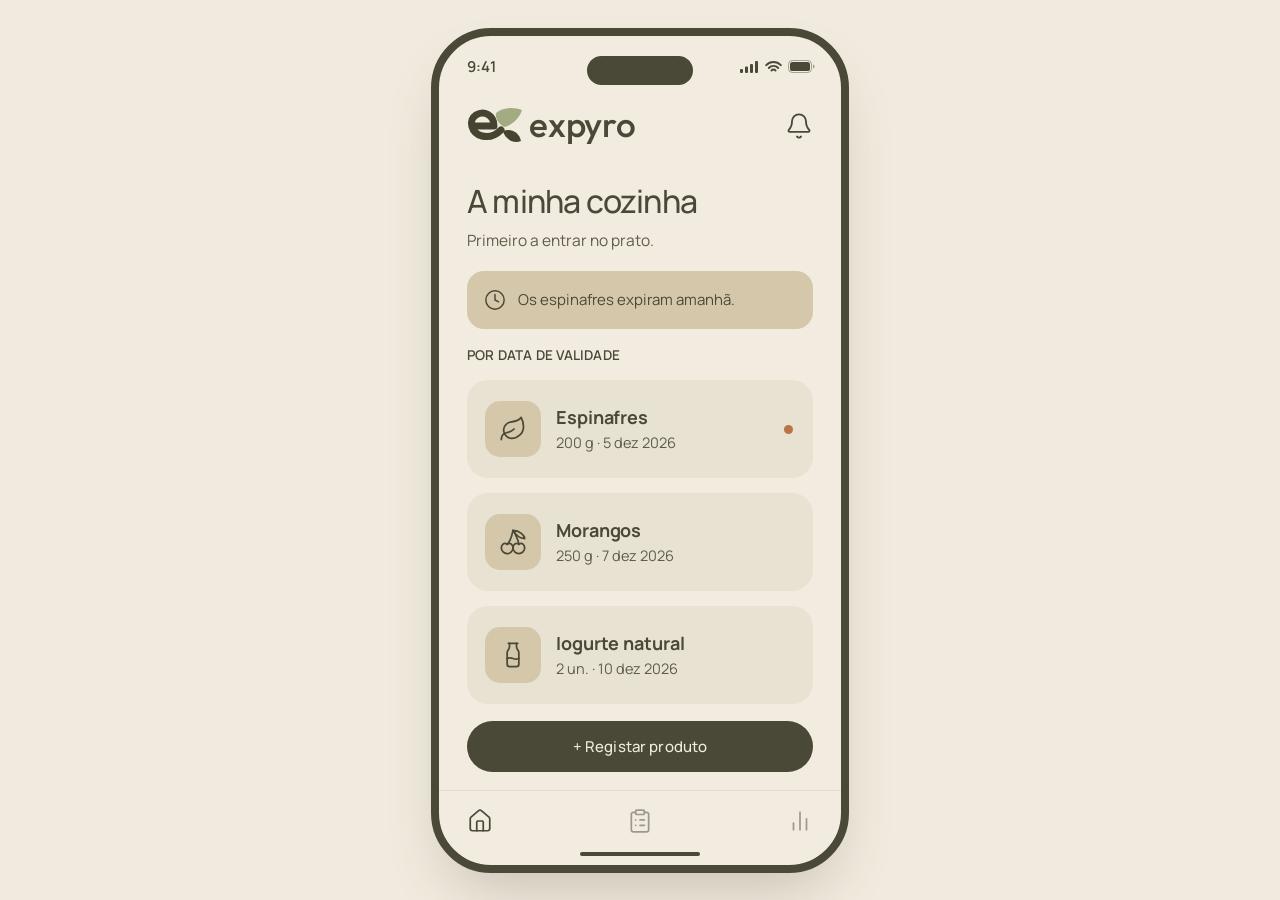
<file: index2.html>
<!DOCTYPE html>
<html lang="pt-PT">
<head>
<meta charset="UTF-8">
<meta name="viewport" content="width=device-width, initial-scale=1.0, viewport-fit=cover">
<meta name="theme-color" content="#f2ebdf">
<title>Expyro</title>
<link rel="preconnect" href="https://fonts.googleapis.com">
<link rel="preconnect" href="https://fonts.gstatic.com" crossorigin>
<link href="https://fonts.googleapis.com/css2?family=Manrope:wght@400;500;600;700;800&family=Outfit:wght@500&display=swap" rel="stylesheet">
<style>
  :root{
    --page:#f1eade;
    --bg:#f2ebdf;
    --ink:#4a4937;
    --ink-2:#5f5d49;
    --card:#e8e2d3;
    --tan:#d5c8aa;
    --line:#e3dccd;
    --dot:#b87444;
    --leaf:#a3ab82;
  }
  *{box-sizing:border-box;margin:0;padding:0;-webkit-tap-highlight-color:transparent}
  html,body{height:100%}
  body{
    background:var(--page);
    font-family:'Manrope',system-ui,-apple-system,'Segoe UI',sans-serif;
    color:var(--ink);
    -webkit-font-smoothing:antialiased;
  }
  button{font-family:inherit;color:inherit;background:none;border:0;cursor:pointer}
  svg{display:block;flex-shrink:0}

  /* ---------- Palco / moldura do telemóvel ---------- */
  .stage{min-height:100%;display:flex;align-items:center;justify-content:center;padding:16px}
  .phone-wrap{width:calc(418px * var(--s,1));height:calc(845px * var(--s,1));flex-shrink:0}
  .phone{
    width:418px;height:845px;
    transform:scale(var(--s,1));transform-origin:top left;
    position:relative;display:flex;flex-direction:column;overflow:hidden;
    background:var(--bg);
    border:8px solid var(--ink);
    border-radius:60px;
    box-shadow:0 30px 60px -20px rgba(74,73,55,.28);
  }
  .statusbar{height:56px;flex-shrink:0;display:flex;align-items:center;justify-content:space-between;padding:6px 26px 0 28px;position:relative;font-weight:600;font-size:15px;letter-spacing:.01em}
  .island{position:absolute;left:50%;top:20px;transform:translateX(-50%);width:106px;height:29px;border-radius:20px;background:var(--ink)}
  .status-icons{display:flex;align-items:center;gap:6px}

  /* ---------- Cabeçalho ---------- */
  .top{display:flex;align-items:center;justify-content:space-between;padding:6px 28px 0 28px;height:62px;flex-shrink:0}
  .logo{display:flex;align-items:center;gap:6px;margin-left:-4px;padding:0}
  .logo-word{font-family:'Outfit','Manrope',sans-serif;font-weight:500;font-size:35px;letter-spacing:-.005em;line-height:1;transform:translateY(-1px)}
  .bell{position:relative;width:40px;height:40px;display:flex;align-items:center;justify-content:center;margin-right:-6px}
  .bell .dot{position:absolute;top:7px;right:8px;width:9px;height:9px;border-radius:50%;background:var(--dot);border:2px solid var(--bg)}

  /* ---------- Conteúdo ---------- */
  .view{flex:1;overflow-y:auto;padding:29px 28px 20px;scrollbar-width:none}
  .view::-webkit-scrollbar{display:none}
  .title{font-size:32px;font-weight:500;letter-spacing:-.025em;line-height:1.15}
  .sub{font-size:15.5px;font-weight:400;color:var(--ink-2);margin-top:11px;line-height:1.4}
  .label{font-size:13.5px;font-weight:600;letter-spacing:.015em;text-transform:uppercase;line-height:1.2}
  .label-row{display:flex;align-items:center;justify-content:space-between;margin:18px 0 17px}
  .label-row.tight{margin-top:19px}
  .link{font-size:13.5px;font-weight:600;display:flex;align-items:center;gap:4px;padding:6px 0 6px 12px}

  .banner{margin-top:19px;background:var(--tan);border-radius:17px;height:58px;padding:0 17px;display:flex;align-items:center;gap:12px;font-size:15px;color:var(--ink)}

  .list{display:flex;flex-direction:column;gap:15px}
  .card{background:var(--card);border-radius:21px;padding:21px 18px;display:flex;align-items:center;gap:15px;text-align:left;width:100%;min-height:98px}
  button.card{transition:transform .12s ease}
  button.card:active{transform:scale(.985)}
  .tile{width:56px;height:56px;border-radius:15px;background:var(--tan);display:flex;align-items:center;justify-content:center;flex-shrink:0}
  .card-body{flex:1;min-width:0}
  .card-name{font-size:18px;font-weight:700;letter-spacing:-.005em;line-height:1.25;white-space:nowrap;overflow:hidden;text-overflow:ellipsis}
  .card-meta{font-size:14.5px;color:var(--ink-2);margin-top:5px;line-height:1.3}
  .urgent-dot{width:9px;height:9px;border-radius:50%;background:var(--dot);flex-shrink:0;margin-right:2px}

  .hero{margin-top:19px;background:var(--tan);border-radius:26px;padding:24px 22px 23px}
  .hero-name{font-size:24px;font-weight:600;letter-spacing:-.015em;margin-top:18px;line-height:1.25}
  .hero-date{font-size:15.5px;margin-top:14px;color:var(--ink);line-height:1.4}
  .hero-actions{display:flex;gap:10px;margin-top:16px;flex-wrap:wrap}
  .pill{height:40px;padding:0 15px;border:1.5px solid var(--ink);border-radius:999px;font-size:14.5px;font-weight:500;transition:background .15s,color .15s}
  .pill:hover,.pill:active{background:var(--ink);color:var(--bg)}
  .pill.sm{height:34px;padding:0 13px;font-size:13px}
  .records{display:flex;flex-direction:column;gap:16px}

  .shop{display:flex;flex-direction:column;gap:20px}
  .shop-item{background:var(--card);border-radius:18px;min-height:61px;display:flex;align-items:center}
  .shop-main{flex:1;display:flex;align-items:center;gap:16px;padding:0 20px;min-height:61px;text-align:left}
  .cb{width:23px;height:23px;border:1.5px solid var(--ink);border-radius:7px;display:flex;align-items:center;justify-content:center;flex-shrink:0;background:transparent;transition:background .15s}
  .shop-text{font-size:16px;font-weight:400}
  .shop-item.done .cb{background:var(--ink);color:var(--bg)}
  .shop-item.done .shop-text{text-decoration:line-through;opacity:.5}
  .shop-item .x{padding:0 18px 0 6px;height:61px;opacity:.6}

  .tip{margin-top:19px;background:var(--tan);border-radius:25px;padding:22px 21px 24px}
  .tip h3{font-size:18px;font-weight:700;margin-top:17px;letter-spacing:-.005em;line-height:1.3}
  .tip p{font-size:15.5px;line-height:1.45;margin-top:14px;color:var(--ink-2)}

  .empty{background:var(--card);border-radius:21px;padding:28px 22px;text-align:center;font-size:15px;color:var(--ink-2);line-height:1.5}
  .empty strong{display:block;color:var(--ink);font-size:17px;margin-bottom:4px}

  /* ---------- Botão principal + navegação ---------- */
  .cta{padding:0 28px 18px;flex-shrink:0}
  .cta[hidden]{display:none}
  .btn-dark{width:100%;height:51px;border-radius:999px;background:var(--ink);color:var(--bg);font-size:15px;font-weight:500;letter-spacing:.01em;transition:transform .12s}
  .btn-dark:active{transform:scale(.985)}
  .tabbar{flex-shrink:0;height:75px;border-top:1px solid var(--line);padding:0 28px;display:flex;justify-content:space-between;align-items:flex-start;position:relative}
  .tab{width:44px;height:62px;margin:0 -9px;display:flex;align-items:center;justify-content:center;padding-bottom:1px;opacity:.5;transition:opacity .15s}
  .tab[aria-current="page"]{opacity:1}
  .home-ind{position:absolute;left:50%;bottom:9px;transform:translateX(-50%);width:120px;height:4px;border-radius:3px;background:var(--ink)}

  /* ---------- Folhas (modais) e aviso ---------- */
  .sheet-wrap{position:absolute;inset:0;z-index:30;display:flex;align-items:flex-end;background:rgba(74,73,55,.34);animation:fade .2s ease-out}
  .sheet{width:100%;max-height:90%;overflow-y:auto;background:var(--bg);border-radius:32px 32px 0 0;padding:12px 28px 40px;animation:up .26s cubic-bezier(.2,.8,.2,1);scrollbar-width:none}
  .sheet::-webkit-scrollbar{display:none}
  .grab{width:40px;height:4px;border-radius:3px;background:#cfc7b3;margin:0 auto 18px}
  .sheet h2{font-size:24px;font-weight:600;letter-spacing:-.02em;line-height:1.2}
  .sheet .lead{font-size:14.5px;color:var(--ink-2);margin-top:6px;line-height:1.4}
  .sheet .actions{display:flex;gap:10px;margin-top:22px}
  .sheet .actions>*{flex:1}
  .btn-ghost{height:51px;border:1.5px solid var(--ink);border-radius:999px;font-size:15px;font-weight:500}
  .btn-ghost:hover{background:rgba(74,73,55,.07)}
  .scan{width:100%;margin-top:18px;height:46px;border:1.5px dashed var(--ink);border-radius:999px;font-size:14px;font-weight:500;display:flex;align-items:center;justify-content:center;gap:8px}
  form .field{margin-top:14px}
  form label{display:block;font-size:12px;font-weight:600;letter-spacing:.04em;text-transform:uppercase;margin:0 0 7px 2px}
  form input,form select{width:100%;height:50px;border:0;border-radius:15px;background:var(--card);padding:0 16px;font:500 15.5px 'Manrope',sans-serif;color:var(--ink);outline:none;appearance:none;-webkit-appearance:none;color-scheme:light}
  form input:focus,form select:focus{box-shadow:0 0 0 2px var(--ink)}
  form input::placeholder{color:#8d8a74;font-weight:400}
  form select{background-image:url("data:image/svg+xml,%3Csvg xmlns='http://www.w3.org/2000/svg' width='16' height='16' viewBox='0 0 24 24' fill='none' stroke='%234a4937' stroke-width='2' stroke-linecap='round' stroke-linejoin='round'%3E%3Cpath d='m6 9 6 6 6-6'/%3E%3C/svg%3E");background-repeat:no-repeat;background-position:right 14px center;padding-right:38px}
  form .row{display:grid;grid-template-columns:1fr 1fr;gap:12px}
  form .btn-dark{margin-top:22px}
  .alert-list{display:flex;flex-direction:column;gap:12px;margin-top:18px}
  .alert{background:var(--card);border-radius:18px;padding:15px 16px}
  .alert b{display:block;font-size:16px;font-weight:700}
  .alert span{display:block;font-size:13.5px;color:var(--ink-2);margin:3px 0 12px}
  .alert .btns{display:flex;gap:8px}
  .team{display:flex;flex-direction:column;gap:10px;margin-top:16px}
  .team li{list-style:none;background:var(--card);border-radius:15px;padding:13px 16px;display:flex;justify-content:space-between;gap:10px;font-size:14px}
  .team li b{font-weight:700}
  .team li span{color:var(--ink-2)}
  .toast{position:absolute;left:28px;right:28px;bottom:94px;z-index:40;background:var(--ink);color:var(--bg);font-size:14px;font-weight:500;padding:13px 18px;border-radius:999px;text-align:center;opacity:0;transform:translateY(10px);transition:opacity .25s,transform .25s;pointer-events:none}
  .toast.show{opacity:1;transform:none}
  @keyframes fade{from{opacity:0}to{opacity:1}}
  @keyframes up{from{transform:translateY(100%)}to{transform:none}}

  /* ---------- Telemóvel real: ocupa o ecrã inteiro, sem moldura ---------- */
  body.is-mobile .stage{padding:0;display:block}
  body.is-mobile .phone-wrap{width:100%;height:100dvh}
  body.is-mobile .phone{width:100vw;height:100dvh;transform:none;border:0;border-radius:0;box-shadow:none}
  body.is-mobile .statusbar,body.is-mobile .home-ind{display:none}
  body.is-mobile .top{height:auto;padding-top:max(env(safe-area-inset-top),14px);padding-bottom:6px}
  body.is-mobile .tabbar{height:calc(62px + max(env(safe-area-inset-bottom),8px))}
  body.is-mobile .view,body.is-mobile .cta,body.is-mobile .top,body.is-mobile .tabbar{padding-left:max(24px,env(safe-area-inset-left));padding-right:max(24px,env(safe-area-inset-right))}
  body.is-mobile .cta{padding-bottom:14px}
</style>
</head>
<body>
<div class="stage">
  <div class="phone-wrap" id="wrap">
    <div class="phone" id="phone">

      <div class="statusbar" aria-hidden="true">
        <span>9:41</span>
        <div class="island"></div>
        <div class="status-icons">
          <svg width="19" height="12" viewBox="0 0 19 12" fill="currentColor"><rect x="0" y="8" width="3" height="4" rx="1"/><rect x="5" y="5.5" width="3" height="6.5" rx="1"/><rect x="10" y="3" width="3" height="9" rx="1"/><rect x="15" y="0" width="3" height="12" rx="1"/></svg>
          <svg width="17" height="12" viewBox="0 0 17 12" fill="none" stroke="currentColor" stroke-width="1.9" stroke-linecap="round"><path d="M1.2 4.2a10 10 0 0 1 14.6 0"/><path d="M3.8 7a6.3 6.3 0 0 1 9.4 0"/><path d="M6.4 9.6a2.6 2.6 0 0 1 4.2 0" /></svg>
          <svg width="27" height="13" viewBox="0 0 27 13" fill="none"><rect x=".5" y=".5" width="23" height="12" rx="3.8" stroke="currentColor" opacity=".45"/><rect x="2" y="2" width="20" height="9" rx="2.6" fill="currentColor"/><path d="M25 4.5v4c.8-.3 1.5-1.1 1.5-2s-.7-1.7-1.5-2Z" fill="currentColor" opacity=".5"/></svg>
        </div>
      </div>

      <header class="top">
        <button class="logo" onclick="openAbout()" aria-label="Expyro — sobre o projeto">
          <svg width="60" height="44" viewBox="0 0 60 44" fill="none" aria-hidden="true">
            <path d="M33 9C41 3 51 3 59 6C56 15 49 21 41 23C36 20 32 15 33 9Z" fill="#a3ab82"/>
            <path d="M9 22H31C31 11 21 6 13 11C5 16 8 29 19 32C27 34 34 30 38 26" stroke="#464430" stroke-width="7" stroke-linecap="round" stroke-linejoin="round"/>
            <path d="M40 27C48 24 56 28 58 37C50 40 42 35 40 27Z" fill="#464430"/>
          </svg>
          <span class="logo-word">expyro</span>
        </button>
        <button class="bell" id="bell" onclick="openAlerts()" aria-label="Alertas de validade"></button>
      </header>

      <main class="view" id="view"></main>
      <div class="cta" id="cta"></div>

      <nav class="tabbar" aria-label="Navegação principal">
        <button class="tab" id="tab-cozinha"  onclick="go('cozinha')"  aria-label="A minha cozinha"></button>
        <button class="tab" id="tab-consumo"  onclick="go('consumo')"  aria-label="O meu consumo"></button>
        <button class="tab" id="tab-compras"  onclick="go('compras')"  aria-label="Próximas compras"></button>
        <div class="home-ind"></div>
      </nav>

      <div class="toast" id="toast" role="status" aria-live="polite"></div>
      <div id="sheet-root"></div>
    </div>
  </div>
</div>

<script>
/* ============ Utilitários ============ */
const $ = s => document.querySelector(s);
const esc = s => String(s).replace(/[&<>"']/g, c => ({'&':'&amp;','<':'&lt;','>':'&gt;','"':'&quot;',"'":'&#39;'}[c]));
const MONTHS = ['jan','fev','mar','abr','mai','jun','jul','ago','set','out','nov','dez'];
const pad = n => String(n).padStart(2,'0');
let _uid = Date.now();
const uid = () => ++_uid;

function iso(offset){
  const d = new Date(); d.setDate(d.getDate() + offset);
  return `${d.getFullYear()}-${pad(d.getMonth()+1)}-${pad(d.getDate())}`;
}
function parts(s){ const [y,m,d] = s.split('-').map(Number); return {y,m,d}; }
const fmtFull  = s => { const {y,m,d} = parts(s); return `${d} ${MONTHS[m-1]} ${y}`; };
const fmtShort = s => { const {m,d} = parts(s); return `${d} ${MONTHS[m-1]}`; };
function daysLeft(s){
  const t = new Date(); t.setHours(0,0,0,0);
  const {y,m,d} = parts(s);
  return Math.round((new Date(y,m-1,d) - t) / 86400000);
}
const lcFirst = s => s.charAt(0).toLowerCase() + s.slice(1);
const ucFirst = s => s.charAt(0).toUpperCase() + s.slice(1);

/* ============ Ícones (traço fino, 24×24) ============ */
const ICON = {
  bell:'<path d="M10.268 21a2 2 0 0 0 3.464 0"/><path d="M3.262 15.326A1 1 0 0 0 4 17h16a1 1 0 0 0 .74-1.673C19.41 13.956 18 12.499 18 8A6 6 0 0 0 6 8c0 4.499-1.411 5.956-2.738 7.326"/>',
  clock:'<circle cx="12" cy="12" r="10"/><path d="M12 6v6l4 2"/>',
  leaf:'<path d="M11 20A7 7 0 0 1 9.8 6.1C15.5 5 17 4.48 19 2c1 2 2 4.18 2 8 0 5.5-4.78 10-10 10Z"/><path d="M2 21c0-3 1.85-5.36 5.08-6C9.5 14.52 12 13 13 12"/>',
  cherry:'<path d="M2 17a5 5 0 0 0 10 0c0-2.76-2.5-5-5-3-2.5-2-5 .24-5 3Z"/><path d="M12 17a5 5 0 0 0 10 0c0-2.76-2.5-5-5-3-2.5-2-5 .24-5 3Z"/><path d="M7 14c3.22-2.91 4.29-8.75 5-12 1.66 2.38 4.94 9 5 12"/><path d="M22 9c-4.29 0-7.14-2.33-10-7 5.71 0 10 4.67 10 7Z"/>',
  milk:'<path d="M8 2h8"/><path d="M9 2v2.789a4 4 0 0 1-.672 2.219l-.656.984A4 4 0 0 0 7 10.212V20a2 2 0 0 0 2 2h6a2 2 0 0 0 2-2v-9.789a4 4 0 0 0-.672-2.219l-.656-.984A4 4 0 0 1 15 4.788V2"/><path d="M7 15a6.472 6.472 0 0 1 5 0 6.47 6.47 0 0 0 5 0"/>',
  apple:'<path d="M12 20.94c1.5 0 2.75 1.06 4 1.06 3 0 6-8 6-12.22A4.91 4.91 0 0 0 17 5c-2.22 0-4 1.44-5 2-1-.56-2.78-2-5-2a4.9 4.9 0 0 0-5 4.78C2 14 5 22 8 22c1.25 0 2.5-1.06 4-1.06Z"/><path d="M10 2c1 .5 2 2 2 5"/>',
  drumstick:'<path d="M15.4 15.63a7.875 6 135 1 1 6.23-6.23 4.5 3.43 135 0 0-6.23 6.23"/><path d="m8.29 12.71-2.6 2.6a2.5 2.5 0 1 0-1.65 4.65A2.5 2.5 0 1 0 8.7 18.3l2.59-2.59"/>',
  wheat:'<path d="M2 22 16 8"/><path d="M3.47 12.53 5 11l1.53 1.53a3.5 3.5 0 0 1 0 4.94L5 19l-1.53-1.53a3.5 3.5 0 0 1 0-4.94Z"/><path d="M7.47 8.53 9 7l1.53 1.53a3.5 3.5 0 0 1 0 4.94L9 15l-1.53-1.53a3.5 3.5 0 0 1 0-4.94Z"/><path d="M11.47 4.53 13 3l1.53 1.53a3.5 3.5 0 0 1 0 4.94L13 11l-1.53-1.53a3.5 3.5 0 0 1 0-4.94Z"/><path d="M20 2h2v2a4 4 0 0 1-4 4h-2V6a4 4 0 0 1 4-4Z"/><path d="M11.47 17.47 13 19l-1.53 1.53a3.5 3.5 0 0 1-4.94 0L5 19l1.53-1.53a3.5 3.5 0 0 1 4.94 0Z"/><path d="M15.47 13.47 17 15l-1.53 1.53a3.5 3.5 0 0 1-4.94 0L9 15l1.53-1.53a3.5 3.5 0 0 1 4.94 0Z"/><path d="M19.47 9.47 21 11l-1.53 1.53a3.5 3.5 0 0 1-4.94 0L13 11l1.53-1.53a3.5 3.5 0 0 1 4.94 0Z"/>',
  package:'<path d="m7.5 4.27 9 5.15"/><path d="M21 8a2 2 0 0 0-1-1.73l-7-4a2 2 0 0 0-2 0l-7 4A2 2 0 0 0 3 8v8a2 2 0 0 0 1 1.73l7 4a2 2 0 0 0 2 0l7-4A2 2 0 0 0 21 16Z"/><path d="m3.3 7 8.7 5 8.7-5"/><path d="M12 22V12"/>',
  house:'<path d="M15 21v-8a1 1 0 0 0-1-1h-4a1 1 0 0 0-1 1v8"/><path d="M3 10a2 2 0 0 1 .709-1.528l7-5.999a2 2 0 0 1 2.582 0l7 5.999A2 2 0 0 1 21 10v9a2 2 0 0 1-2 2H5a2 2 0 0 1-2-2z"/>',
  clipboard:'<rect width="8" height="4" x="8" y="2" rx="1" ry="1"/><path d="M16 4h2a2 2 0 0 1 2 2v14a2 2 0 0 1-2 2H6a2 2 0 0 1-2-2V6a2 2 0 0 1 2-2h2"/><path d="M12 11h4"/><path d="M12 16h4"/><path d="M8 11h.01"/><path d="M8 16h.01"/>',
  chart:'<path d="M18 20V10"/><path d="M12 20V4"/><path d="M6 20v-6"/>',
  sparkles:'<path d="M9.937 15.5A2 2 0 0 0 8.5 14.063l-6.135-1.582a.5.5 0 0 1 0-.962L8.5 9.936A2 2 0 0 0 9.937 8.5l1.582-6.135a.5.5 0 0 1 .963 0L14.063 8.5A2 2 0 0 0 15.5 9.937l6.135 1.581a.5.5 0 0 1 0 .964L15.5 14.063a2 2 0 0 0-1.437 1.437l-1.582 6.135a.5.5 0 0 1-.963 0z"/><path d="M20 3v4"/><path d="M22 5h-4"/><path d="M4 17v2"/><path d="M5 18H3"/>',
  check:'<path d="M20 6 9 17l-5-5"/>',
  x:'<path d="M18 6 6 18"/><path d="m6 6 12 12"/>',
  plus:'<path d="M5 12h14"/><path d="M12 5v14"/>',
  scan:'<path d="M3 7V5a2 2 0 0 1 2-2h2"/><path d="M17 3h2a2 2 0 0 1 2 2v2"/><path d="M21 17v2a2 2 0 0 1-2 2h-2"/><path d="M7 21H5a2 2 0 0 1-2-2v-2"/><path d="M8 7v10"/><path d="M12 7v10"/><path d="M16 7v10"/>'
};
const ic = (n, s = 24, w = 1.6) =>
  `<svg width="${s}" height="${s}" viewBox="0 0 24 24" fill="none" stroke="currentColor" stroke-width="${w}" stroke-linecap="round" stroke-linejoin="round" aria-hidden="true">${ICON[n]}</svg>`;

function iconFor(name, category){
  const n = name.toLowerCase();
  if (/morang|cereja|uva|framboes|mirtilo/.test(n)) return 'cherry';
  if (/ma[cç][aã]|pera|pêra/.test(n)) return 'apple';
  switch (category) {
    case 'Laticínios': return 'milk';
    case 'Frutas e Legumes': return 'leaf';
    case 'Carne e Peixe': return 'drumstick';
    case 'Padaria':
    case 'Mercearia': return 'wheat';
    default: return 'package';
  }
}

/* ============ Dados iniciais (datas relativas a hoje) ============ */
const seed = () => ({
  products: [
    { id:1, name:'Espinafres',      art:'Os', plural:true,  category:'Frutas e Legumes', location:'Frigorífico', qty:'200 g',  expiry:iso(1) },
    { id:2, name:'Morangos',        art:'Os', plural:true,  category:'Frutas e Legumes', location:'Frigorífico', qty:'250 g',  expiry:iso(3) },
    { id:3, name:'Iogurte natural', art:'O',  plural:false, category:'Laticínios',       location:'Frigorífico', qty:'2 un.',  expiry:iso(6) }
  ],
  records: [
    { id:11, name:'Maçãs',  category:'Frutas e Legumes', kind:'consumed', date:iso(-1) },
    { id:12, name:'Alface', category:'Frutas e Legumes', kind:'wasted',   date:iso(-3) }
  ],
  shopping: [
    { id:21, name:'Maçãs',           qty:'4 un.', checked:false },
    { id:22, name:'Ovos',            qty:'6 un.', checked:false },
    { id:23, name:'Iogurte natural', qty:'2 un.', checked:false }
  ],
  waste: [ { name:'Espinafres', count:2 }, { name:'Alface', count:1 } ]
});

let S = Object.assign(seed(), { tab:'cozinha', selectedId:null, pending:null, sheet:null });

/* ============ Ecrã 1 — A minha cozinha ============ */
const sortedProducts = () => [...S.products].sort((a,b) => a.expiry.localeCompare(b.expiry));

function bannerHTML(){
  const first = sortedProducts()[0];
  if (!first || daysLeft(first.expiry) > 2) {
    return `<div class="banner">${ic('leaf',22)}<span>Nada a expirar nos próximos dias.</span></div>`;
  }
  const d = daysLeft(first.expiry);
  const subject = first.art ? `${first.art} ${lcFirst(first.name)}` : ucFirst(first.name);
  const plural = first.plural;
  let verb, when;
  if (d < 0)      { verb = plural ? 'expiraram' : 'expirou'; when = ` há ${-d} dia${-d > 1 ? 's' : ''}`; }
  else if (d === 0){ verb = plural ? 'expiram' : 'expira';   when = ' hoje'; }
  else if (d === 1){ verb = plural ? 'expiram' : 'expira';   when = ' amanhã'; }
  else             { verb = plural ? 'expiram' : 'expira';   when = ` em ${d} dias`; }
  return `<div class="banner">${ic('clock',22)}<span>${esc(subject)} ${verb}${when}.</span></div>`;
}

function viewKitchen(){
  const items = sortedProducts();
  return `
    <h1 class="title">A minha cozinha</h1>
    <p class="sub">Primeiro a entrar no prato.</p>
    ${bannerHTML()}
    <div class="label-row"><h2 class="label">Por data de validade</h2></div>
    <div class="list">
      ${items.length ? items.map(p => `
        <button class="card" onclick="openProduct(${p.id})">
          <div class="tile">${ic(iconFor(p.name,p.category),28,1.5)}</div>
          <div class="card-body">
            <div class="card-name">${esc(p.name)}</div>
            <div class="card-meta">${esc(p.qty)} · ${fmtFull(p.expiry)}</div>
          </div>
          ${daysLeft(p.expiry) <= 1 ? '<span class="urgent-dot" aria-label="A expirar"></span>' : ''}
        </button>`).join('') :
        `<div class="empty"><strong>Despensa vazia</strong>Regista o primeiro produto para começares a acompanhar as validades.</div>`}
    </div>`;
}

/* ============ Ecrã 2 — O meu consumo ============ */
function featured(){
  return S.products.find(p => p.id === S.selectedId) || sortedProducts()[0] || null;
}
function viewConsumo(){
  const p = featured();
  const hero = p ? `
    <section class="hero">
      ${ic(iconFor(p.name,p.category),38,1.4)}
      <div class="hero-name">${esc(p.name)}</div>
      <div class="hero-date">Validade: ${fmtFull(p.expiry)}</div>
      <div class="hero-actions">
        <button class="pill" onclick="consume(${p.id})">Consumido</button>
        <button class="pill" onclick="waste(${p.id})">Desperdiçado</button>
      </div>
    </section>` : `
    <section class="hero">
      ${ic('leaf',38,1.4)}
      <div class="hero-name">Despensa vazia</div>
      <div class="hero-date">Regista um produto para o poderes marcar aqui.</div>
    </section>`;
  return `
    <h1 class="title">O meu consumo</h1>
    <p class="sub">Conhecer os hábitos. Mudar aos poucos.</p>
    ${hero}
    <div class="label-row" style="margin-top:22px"><h2 class="label">Registos de consumo</h2></div>
    <div class="records">
      ${S.records.length ? S.records.map(r => `
        <div class="card" style="min-height:98px">
          <div class="tile" style="width:56px;height:56px">${ic(iconFor(r.name,r.category),28,1.5)}</div>
          <div class="card-body">
            <div class="card-name">${esc(r.name)}</div>
            <div class="card-meta">${r.kind === 'consumed' ? 'Consumido' : 'Desperdiçado'} · ${fmtShort(r.date)}</div>
          </div>
        </div>`).join('') :
        `<div class="empty"><strong>Sem registos</strong>Marca os produtos como consumidos ou desperdiçados para ver o histórico.</div>`}
    </div>`;
}

/* ============ Ecrã 3 — Próximas compras ============ */
function tipHTML(){
  const top = [...S.waste].sort((a,b) => b.count - a.count)[0];
  let title = 'Menos quantidade, mais proveito', text;
  if (top && top.count >= 2)      text = `Costumas desperdiçar ${esc(lcFirst(top.name))}. Experimenta comprar uma embalagem mais pequena.`;
  else if (top && top.count === 1) text = `Desperdiçaste ${esc(lcFirst(top.name))} há pouco. Da próxima vez, experimenta comprar menos.`;
  else { title = 'Tudo a ser aproveitado'; text = 'Ainda não há desperdícios registados. Continua assim!'; }
  return `<section class="tip">${ic('sparkles',32,1.4)}<h3>${title}</h3><p>${text}</p></section>`;
}
function viewCompras(){
  return `
    <h1 class="title">Próximas compras</h1>
    <p class="sub">Compra apenas o que precisas.</p>
    <div class="label-row" style="margin-top:22px;margin-bottom:16px">
      <h2 class="label">Lista de compras</h2>
      <button class="link" onclick="openShopAdd()">${ic('plus',15,2)} Adicionar</button>
    </div>
    <div class="shop">
      ${S.shopping.length ? S.shopping.map(i => `
        <div class="shop-item ${i.checked ? 'done' : ''}">
          <button class="shop-main" onclick="toggleShop(${i.id})" aria-pressed="${i.checked}">
            <span class="cb">${i.checked ? ic('check',16,2.6) : ''}</span>
            <span class="shop-text">${esc(i.name)}${i.qty ? ' · ' + esc(i.qty) : ''}</span>
          </button>
          ${i.checked ? `<button class="x" onclick="removeShop(${i.id})" aria-label="Remover da lista">${ic('x',18,1.8)}</button>` : ''}
        </div>`).join('') :
        `<div class="empty"><strong>Lista vazia</strong>Adiciona o que precisas de comprar.</div>`}
    </div>
    ${tipHTML()}`;
}

/* ============ Render principal ============ */
function render(){
  const view = $('#view'), top = view.scrollTop;
  view.innerHTML = S.tab === 'cozinha' ? viewKitchen() : S.tab === 'consumo' ? viewConsumo() : viewCompras();
  view.scrollTop = top;

  const cta = $('#cta');
  cta.hidden = S.tab !== 'cozinha';
  cta.innerHTML = S.tab === 'cozinha' ? `<button class="btn-dark" onclick="openAdd()">+ Registar produto</button>` : '';

  const tabIcons = { cozinha:'house', consumo:'clipboard', compras:'chart' };
  for (const [k, name] of Object.entries(tabIcons)) {
    const b = $('#tab-' + k);
    b.innerHTML = ic(name, 26, 1.6);
    if (k === S.tab) b.setAttribute('aria-current','page'); else b.removeAttribute('aria-current');
  }

  $('#bell').innerHTML = ic('bell',28,1.6);
}
function go(tab){ S.tab = tab; if (tab !== 'consumo') S.selectedId = null; $('#view').scrollTop = 0; render(); }
function openProduct(id){ S.selectedId = id; go('consumo'); S.selectedId = id; render(); }

/* ============ Ações ============ */
function consume(id){
  const p = S.products.find(x => x.id === id); if (!p) return;
  S.products = S.products.filter(x => x.id !== id);
  S.records.unshift({ id:uid(), name:p.name, category:p.category, kind:'consumed', date:iso(0) });
  S.pending = p; S.selectedId = null;
  render(); openRestock(p);
}
function waste(id){
  const p = S.products.find(x => x.id === id); if (!p) return;
  S.products = S.products.filter(x => x.id !== id);
  S.records.unshift({ id:uid(), name:p.name, category:p.category, kind:'wasted', date:iso(0) });
  const w = S.waste.find(x => x.name.toLowerCase() === p.name.toLowerCase());
  if (w) w.count++; else S.waste.push({ name:p.name, count:1 });
  S.selectedId = null;
  render(); closeSheet(); toast(`${p.name} registado como desperdício.`);
}
function toggleShop(id){ const i = S.shopping.find(x => x.id === id); if (i) i.checked = !i.checked; render(); }
function removeShop(id){ S.shopping = S.shopping.filter(x => x.id !== id); render(); }

/* ============ Folhas (modais) ============ */
function openSheet(kind, html){
  S.sheet = kind;
  $('#sheet-root').innerHTML = `
    <div class="sheet-wrap" onclick="if(event.target===this)dismissSheet()">
      <div class="sheet" role="dialog" aria-modal="true"><div class="grab"></div>${html}</div>
    </div>`;
}
function closeSheet(){ S.sheet = null; $('#sheet-root').innerHTML = ''; }
function dismissSheet(){ if (S.sheet === 'restock') closeRestock(false); else closeSheet(); }
document.addEventListener('keydown', e => { if (e.key === 'Escape' && S.sheet) dismissSheet(); });

/* — Registar produto — */
const samples = [
  { name:'Queijo flamengo fatiado', category:'Laticínios',       location:'Frigorífico', qty:'200 g',   days:2 },
  { name:'Salmão fresco',           category:'Carne e Peixe',    location:'Frigorífico', qty:'2 postas',days:1 },
  { name:'Tomate chucha',           category:'Frutas e Legumes', location:'Frigorífico', qty:'500 g',   days:4 },
  { name:'Massa esparguete',        category:'Mercearia',        location:'Armário',     qty:'500 g',   days:180 }
];
let sampleIdx = 0;
const opts = list => list.map(o => `<option>${o}</option>`).join('');

function openAdd(){
  openSheet('add', `
    <h2>Registar produto</h2>
    <p class="lead">Adiciona alimentos à tua cozinha.</p>
    <button type="button" class="scan" onclick="scan()">${ic('scan',18,1.8)} Simular leitura de código de barras</button>
    <form onsubmit="saveProduct(event)">
      <div class="field"><label for="f-name">Nome do produto</label>
        <input id="f-name" required maxlength="40" placeholder="Ex.: Leite meio-gordo" autocomplete="off"></div>
      <div class="row">
        <div class="field"><label for="f-cat">Categoria</label>
          <select id="f-cat">${opts(['Laticínios','Frutas e Legumes','Carne e Peixe','Mercearia','Padaria','Outros'])}</select></div>
        <div class="field"><label for="f-loc">Localização</label>
          <select id="f-loc">${opts(['Frigorífico','Armário','Congelador'])}</select></div>
      </div>
      <div class="row">
        <div class="field"><label for="f-qty">Quantidade</label>
          <input id="f-qty" required maxlength="20" value="1 un."></div>
        <div class="field"><label for="f-exp">Validade</label>
          <input id="f-exp" type="date" required value="${iso(3)}"></div>
      </div>
      <button type="submit" class="btn-dark">Guardar na cozinha</button>
    </form>`);
}
function scan(){
  const s = samples[sampleIdx++ % samples.length];
  $('#f-name').value = s.name; $('#f-cat').value = s.category; $('#f-loc').value = s.location;
  $('#f-qty').value = s.qty;   $('#f-exp').value = iso(s.days);
  toast('Código de barras lido!');
}
function saveProduct(e){
  e.preventDefault();
  const p = { id:uid(), name:ucFirst($('#f-name').value.trim()), category:$('#f-cat').value, location:$('#f-loc').value,
              qty:$('#f-qty').value.trim(), expiry:$('#f-exp').value };
  S.products.push(p);
  closeSheet(); go('cozinha'); toast(`${p.name} adicionado à cozinha.`);
}

/* — Adicionar à lista de compras — */
function openShopAdd(){
  openSheet('shop', `
    <h2>Adicionar à lista</h2>
    <p class="lead">O que precisas de comprar?</p>
    <form onsubmit="saveShop(event)">
      <div class="row" style="grid-template-columns:1.6fr 1fr">
        <div class="field"><label for="s-name">Produto</label><input id="s-name" required maxlength="40" placeholder="Ex.: Ovos" autocomplete="off"></div>
        <div class="field"><label for="s-qty">Qtd.</label><input id="s-qty" maxlength="20" placeholder="6 un."></div>
      </div>
      <button type="submit" class="btn-dark">Adicionar</button>
    </form>`);
  setTimeout(() => { const el = $('#s-name'); el && el.focus({ preventScroll:true }); }, 280);
}
function saveShop(e){
  e.preventDefault();
  S.shopping.push({ id:uid(), name:ucFirst($('#s-name').value.trim()), qty:$('#s-qty').value.trim(), checked:false });
  closeSheet(); render();
}

/* — Reposição após consumo — */
function openRestock(p){
  openSheet('restock', `
    <h2>Bom proveito!</h2>
    <p class="lead">Consumiste <strong>${esc(lcFirst(p.name))}</strong>. Queres adicionar à lista de compras?</p>
    <div class="actions">
      <button class="btn-ghost" onclick="closeRestock(false)">Agora não</button>
      <button class="btn-dark" onclick="closeRestock(true)">Adicionar</button>
    </div>`);
}
function closeRestock(add){
  const p = S.pending; S.pending = null; closeSheet();
  if (p && add) {
    S.shopping.unshift({ id:uid(), name:p.name, qty:p.qty, checked:false });
    toast(`${p.name} adicionado à lista de compras.`);
  } else toast('Registado como consumido.');
  render();
}

/* — Alertas — */
function openAlerts(){
  const list = sortedProducts().filter(p => daysLeft(p.expiry) <= 3);
  openSheet('alerts', `
    <h2>Alertas de validade</h2>
    <p class="lead">${list.length ? 'Produtos a consumir em primeiro lugar.' : 'Tudo dentro do prazo.'}</p>
    ${list.length ? `<div class="alert-list">${list.map(p => {
      const d = daysLeft(p.expiry);
      const when = d < 0 ? `Expirou há ${-d} dia${-d > 1 ? 's' : ''}` : d === 0 ? 'Expira hoje' : d === 1 ? 'Expira amanhã' : `Expira em ${d} dias`;
      return `<div class="alert"><b>${esc(p.name)}</b><span>${when} · ${fmtFull(p.expiry)}</span>
        <div class="btns"><button class="pill sm" onclick="consume(${p.id})">Consumido</button><button class="pill sm" onclick="waste(${p.id})">Desperdiçado</button></div></div>`;
    }).join('')}</div>` : ''}`);
}

/* — Sobre o projeto — */
function openAbout(){
  openSheet('about', `
    <h2>Expyro</h2>
    <p class="lead">Combate o desperdício alimentar doméstico: validades ordenadas, alertas preventivos e análise dos hábitos de consumo.<br>ISEP · LAPR1 · Equipa CTJF</p>
    <ul class="team">
      <li><b>Filipa Costa</b><span>1261055 · Conteúdos</span></li>
      <li><b>Tiago Andrade</b><span>1261483 · Desenv. Web</span></li>
      <li><b>Caterina Zille</b><span>1261160 · Design &amp; UX</span></li>
      <li><b>João Barroso</b><span>1260917 · Acessibilidade</span></li>
    </ul>
    <div class="actions"><button class="btn-ghost" onclick="resetDemo()">Repor dados de demonstração</button></div>`);
}
function resetDemo(){
  S = Object.assign(seed(), { tab:'cozinha', selectedId:null, pending:null, sheet:null });
  closeSheet(); render(); toast('Dados repostos.');
}

/* ============ Aviso (toast) ============ */
let toastTimer;
function toast(msg){
  const t = $('#toast'); t.textContent = msg; t.classList.add('show');
  clearTimeout(toastTimer); toastTimer = setTimeout(() => t.classList.remove('show'), 2400);
}

/* ============ Ajuste ao ecrã: moldura no computador, ecrã inteiro no telemóvel ============ */
function fit(){
  const mobile = window.innerWidth <= 480;
  document.body.classList.toggle('is-mobile', mobile);
  const s = mobile ? 1 : Math.min(1, (window.innerHeight - 32) / 845, (window.innerWidth - 32) / 418);
  document.documentElement.style.setProperty('--s', Math.max(s, .5));
}
window.addEventListener('resize', fit);
fit(); render();
</script>
</body>
</html>
</file>
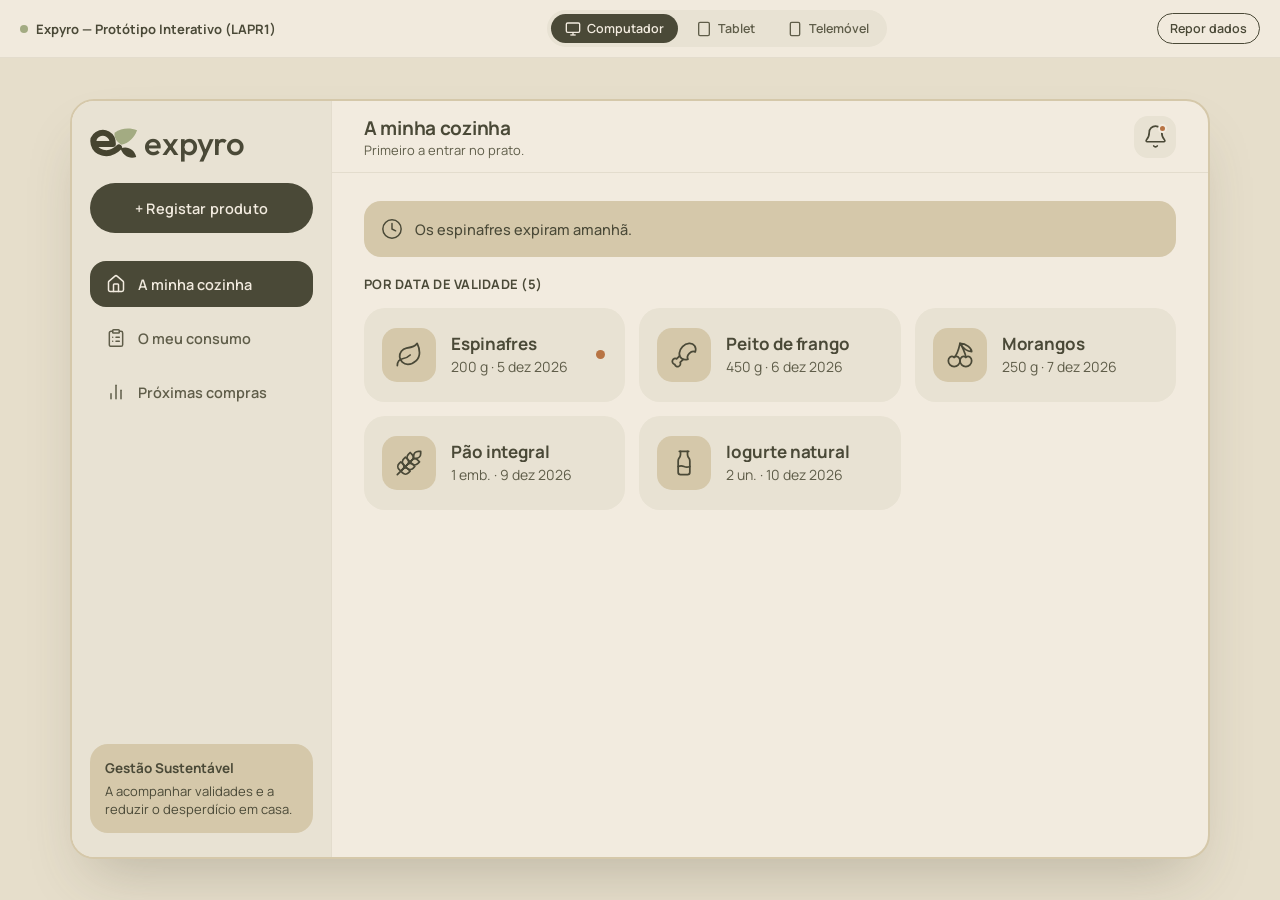
<file: index3.html>
<!DOCTYPE html>
<html lang="pt-PT">
<head>
<meta charset="UTF-8">
<meta name="viewport" content="width=device-width, initial-scale=1.0, viewport-fit=cover">
<meta name="theme-color" content="#f2ebdf">
<title>Expyro — Protótipo Interativo</title>
<link rel="preconnect" href="https://fonts.googleapis.com">
<link rel="preconnect" href="https://fonts.gstatic.com" crossorigin>
<link href="https://fonts.googleapis.com/css2?family=Manrope:wght@400;500;600;700;800&family=Outfit:wght@500&display=swap" rel="stylesheet">
<style>
  :root{
    --page:#e6decb;
    --bg:#f2ebdf;
    --ink:#4a4937;
    --ink-2:#5f5d49;
    --card:#e8e2d3;
    --tan:#d5c8aa;
    --line:#e3dccd;
    --dot:#b87444;
    --leaf:#a3ab82;
  }
  *{box-sizing:border-box;margin:0;padding:0;-webkit-tap-highlight-color:transparent}
  html,body{height:100%}
  body{
    background:var(--page);
    font-family:'Manrope',system-ui,-apple-system,'Segoe UI',sans-serif;
    color:var(--ink);
    -webkit-font-smoothing:antialiased;
    display:flex;
    flex-direction:column;
  }
  button{font-family:inherit;color:inherit;background:none;border:0;cursor:pointer}
  svg{display:block;flex-shrink:0}

  /* ---------- Barra Superior de Controlo de Dispositivo ---------- */
  .dev-bar{
    background:rgba(242,235,223,.95);
    border-bottom:1px solid var(--line);
    padding:10px 20px;
    display:flex;
    align-items:center;
    justify-content:space-between;
    gap:12px;
    flex-wrap:wrap;
    z-index:50;
  }
  .dev-brand{display:flex;align-items:center;gap:8px;font-size:13px;font-weight:700}
  .dev-dot{width:8px;height:8px;border-radius:50%;background:var(--leaf)}
  .dev-switch{display:flex;background:var(--card);padding:4px;border-radius:999px;gap:4px}
  .dev-btn{
    display:flex;align-items:center;gap:6px;
    padding:6px 14px;border-radius:999px;
    font-size:12.5px;font-weight:600;color:var(--ink-2);
    transition:all .18s ease;
  }
  .dev-btn.active{background:var(--ink);color:var(--bg)}
  .dev-reset{font-size:12.5px;font-weight:600;padding:6px 12px;border-radius:999px;border:1.5px solid var(--ink);transition:all .15s}
  .dev-reset:hover{background:var(--ink);color:var(--bg)}

  /* ---------- Palco e Molduras Adaptativas ---------- */
  .stage{
    flex:1;
    display:flex;
    align-items:center;
    justify-content:center;
    padding:18px;
    overflow:hidden;
  }
  .shell{
    position:relative;
    display:flex;
    flex-direction:column;
    overflow:hidden;
    background:var(--bg);
    transition:all .3s cubic-bezier(.2,.8,.2,1);
    box-shadow:0 30px 60px -20px rgba(74,73,55,.28);
  }

  /* Modo Telemóvel (418 x 820) */
  .shell.mode-mobile{
    width:418px;
    max-width:100%;
    height:min(820px, calc(100vh - 90px));
    border:8px solid var(--ink);
    border-radius:56px;
  }

  /* Modo Tablet (820 x 760) */
  .shell.mode-tablet{
    width:820px;
    max-width:100%;
    height:min(760px, calc(100vh - 90px));
    border:7px solid var(--ink);
    border-radius:36px;
  }

  /* Modo Computador (1140 x 760) */
  .shell.mode-desktop{
    width:1140px;
    max-width:100%;
    height:min(760px, calc(100vh - 90px));
    border:2px solid var(--tan);
    border-radius:24px;
  }

  /* Barra de estado (apenas Telemóvel) */
  .statusbar{height:52px;flex-shrink:0;display:flex;align-items:center;justify-content:space-between;padding:6px 26px 0 28px;position:relative;font-weight:600;font-size:15px}
  .island{position:absolute;left:50%;top:18px;transform:translateX(-50%);width:104px;height:27px;border-radius:20px;background:var(--ink)}
  .status-icons{display:flex;align-items:center;gap:6px}
  .shell:not(.mode-mobile) .statusbar,
  .shell:not(.mode-mobile) .home-ind{display:none}

  /* ---------- Layout Interno (Sidebar para Tablet/Desktop + Área Principal) ---------- */
  .app-body{flex:1;display:flex;overflow:hidden;position:relative}

  .sidebar{
    display:none;
    flex-direction:column;
    justify-content:space-between;
    background:var(--card);
    border-right:1px solid var(--line);
    padding:24px 18px;
    flex-shrink:0;
  }
  .shell.mode-desktop .sidebar{display:flex;width:260px}
  .shell.mode-tablet .sidebar{display:flex;width:92px;align-items:center;padding:24px 12px}

  .side-nav{display:flex;flex-direction:column;gap:8px;margin-top:28px;width:100%}
  .side-tab{
    display:flex;align-items:center;gap:12px;
    padding:13px 16px;border-radius:16px;
    font-size:14.5px;font-weight:600;color:var(--ink-2);
    transition:all .15s;width:100%;text-align:left;
  }
  .shell.mode-tablet .side-tab{justify-content:center;padding:14px}
  .shell.mode-tablet .side-label{display:none}
  .side-tab:hover{background:rgba(74,73,55,.06)}
  .side-tab[aria-current="page"]{background:var(--ink);color:var(--bg)}

  .side-cta{margin-top:20px;width:100%}
  .shell.mode-tablet .side-cta .btn-dark{padding:0;width:50px;height:50px;display:flex;align-items:center;justify-content:center;margin:0 auto}

  .side-tip{
    background:var(--tan);border-radius:18px;padding:15px;font-size:13px;line-height:1.4;
  }
  .side-tip strong{display:block;font-size:13.5px;margin-bottom:4px}
  .shell.mode-tablet .side-tip{display:none}

  .main-col{flex:1;display:flex;flex-direction:column;overflow:hidden;position:relative}

  /* ---------- Cabeçalho ---------- */
  .top{display:flex;align-items:center;justify-content:space-between;padding:10px 28px 6px;height:64px;flex-shrink:0}
  .shell:not(.mode-mobile) .top{border-bottom:1px solid var(--line);padding:14px 32px;height:72px}
  .logo{display:flex;align-items:center;gap:6px;margin-left:-4px;padding:0}
  .shell:not(.mode-mobile) .top .logo{display:none}
  .desktop-heading{display:none}
  .shell:not(.mode-mobile) .desktop-heading{display:block}
  .desktop-heading h2{font-size:19px;font-weight:700;letter-spacing:-.015em}
  .desktop-heading p{font-size:13px;color:var(--ink-2)}

  .logo-word{font-family:'Outfit','Manrope',sans-serif;font-weight:500;font-size:33px;letter-spacing:-.005em;line-height:1;transform:translateY(-1px)}
  .bell{position:relative;width:42px;height:42px;border-radius:14px;display:flex;align-items:center;justify-content:center}
  .shell:not(.mode-mobile) .bell{background:var(--card)}
  .bell .dot{position:absolute;top:8px;right:9px;width:9px;height:9px;border-radius:50%;background:var(--dot);border:2px solid var(--bg)}

  /* ---------- Conteúdo ---------- */
  .view{flex:1;overflow-y:auto;padding:24px 28px 24px;scrollbar-width:none}
  .shell:not(.mode-mobile) .view{padding:28px 32px 32px}
  .view::-webkit-scrollbar{display:none}

  .title{font-size:31px;font-weight:600;letter-spacing:-.025em;line-height:1.15}
  .shell:not(.mode-mobile) .title{display:none}
  .sub{font-size:15px;font-weight:400;color:var(--ink-2);margin-top:8px;line-height:1.4}
  .shell:not(.mode-mobile) .sub{display:none}

  .label{font-size:13px;font-weight:700;letter-spacing:.02em;text-transform:uppercase;line-height:1.2}
  .label-row{display:flex;align-items:center;justify-content:space-between;margin:20px 0 15px}
  .link{font-size:13.5px;font-weight:700;display:flex;align-items:center;gap:4px;padding:6px 12px;border-radius:999px;background:var(--card)}

  .banner{margin-top:16px;background:var(--tan);border-radius:17px;min-height:56px;padding:12px 17px;display:flex;align-items:center;gap:12px;font-size:14.5px;font-weight:500;color:var(--ink)}
  .shell:not(.mode-mobile) .banner{margin-top:0}

  /* Grelhas Adaptativas */
  .list{display:grid;grid-template-columns:1fr;gap:14px}
  .shell.mode-tablet .list{grid-template-columns:repeat(2,1fr)}
  .shell.mode-desktop .list{grid-template-columns:repeat(3,1fr)}

  .card{background:var(--card);border-radius:21px;padding:19px 18px;display:flex;align-items:center;gap:15px;text-align:left;width:100%;min-height:94px}
  button.card{transition:transform .12s ease, background .15s}
  button.card:hover{background:#e1dac8}
  button.card:active{transform:scale(.985)}
  .tile{width:54px;height:54px;border-radius:15px;background:var(--tan);display:flex;align-items:center;justify-content:center;flex-shrink:0}
  .card-body{flex:1;min-width:0}
  .card-name{font-size:17px;font-weight:700;letter-spacing:-.005em;line-height:1.25;white-space:nowrap;overflow:hidden;text-overflow:ellipsis}
  .card-meta{font-size:14px;color:var(--ink-2);margin-top:4px;line-height:1.3}
  .urgent-dot{width:9px;height:9px;border-radius:50%;background:var(--dot);flex-shrink:0;margin-right:2px}

  /* Ecrã Consumo */
  .consumo-grid{display:grid;grid-template-columns:1fr;gap:20px}
  .shell:not(.mode-mobile) .consumo-grid{grid-template-columns:1fr 1.2fr;align-items:start}

  .hero{margin-top:16px;background:var(--tan);border-radius:26px;padding:24px 22px}
  .shell:not(.mode-mobile) .hero{margin-top:0}
  .hero-name{font-size:24px;font-weight:700;letter-spacing:-.015em;margin-top:16px;line-height:1.25}
  .hero-date{font-size:15px;margin-top:10px;color:var(--ink);line-height:1.4}
  .hero-actions{display:flex;gap:10px;margin-top:18px;flex-wrap:wrap}
  .pill{height:40px;padding:0 16px;border:1.5px solid var(--ink);border-radius:999px;font-size:14px;font-weight:600;transition:background .15s,color .15s}
  .pill:hover,.pill:active{background:var(--ink);color:var(--bg)}
  .pill.sm{height:34px;padding:0 13px;font-size:13px}
  .records{display:flex;flex-direction:column;gap:14px}

  /* Ecrã Compras */
  .compras-grid{display:grid;grid-template-columns:1fr;gap:20px}
  .shell:not(.mode-mobile) .compras-grid{grid-template-columns:1.3fr 1fr;align-items:start}
  .shop{display:flex;flex-direction:column;gap:14px}
  .shop-item{background:var(--card);border-radius:18px;min-height:60px;display:flex;align-items:center}
  .shop-main{flex:1;display:flex;align-items:center;gap:16px;padding:0 20px;min-height:60px;text-align:left}
  .cb{width:22px;height:22px;border:1.5px solid var(--ink);border-radius:7px;display:flex;align-items:center;justify-content:center;flex-shrink:0;background:transparent;transition:background .15s}
  .shop-text{font-size:15.5px;font-weight:500}
  .shop-item.done .cb{background:var(--ink);color:var(--bg)}
  .shop-item.done .shop-text{text-decoration:line-through;opacity:.5}
  .shop-item .x{padding:0 18px 0 6px;height:60px;opacity:.6}

  .tip{margin-top:18px;background:var(--tan);border-radius:25px;padding:22px 21px 24px}
  .shell:not(.mode-mobile) .tip{margin-top:0}
  .tip h3{font-size:18px;font-weight:700;margin-top:15px;letter-spacing:-.005em;line-height:1.3}
  .tip p{font-size:15px;line-height:1.45;margin-top:12px;color:var(--ink-2)}

  .empty{grid-column:1/-1;background:var(--card);border-radius:21px;padding:28px 22px;text-align:center;font-size:15px;color:var(--ink-2);line-height:1.5}
  .empty strong{display:block;color:var(--ink);font-size:17px;margin-bottom:4px}

  /* ---------- Botão principal + navegação inferior (Telemóvel) ---------- */
  .cta{padding:0 28px 18px;flex-shrink:0}
  .cta[hidden], .shell:not(.mode-mobile) .cta{display:none}
  .btn-dark{width:100%;height:50px;border-radius:999px;background:var(--ink);color:var(--bg);font-size:14.5px;font-weight:600;letter-spacing:.01em;transition:transform .12s, opacity .15s}
  .btn-dark:hover{opacity:.92}
  .btn-dark:active{transform:scale(.985)}

  .tabbar{flex-shrink:0;height:74px;border-top:1px solid var(--line);padding:0 28px;display:flex;justify-content:space-between;align-items:flex-start;position:relative}
  .shell:not(.mode-mobile) .tabbar{display:none}
  .tab{width:44px;height:62px;margin:0 -9px;display:flex;align-items:center;justify-content:center;padding-bottom:1px;opacity:.5;transition:opacity .15s}
  .tab[aria-current="page"]{opacity:1}
  .home-ind{position:absolute;left:50%;bottom:9px;transform:translateX(-50%);width:120px;height:4px;border-radius:3px;background:var(--ink)}

  /* ---------- Folhas / Modais e Aviso ---------- */
  .sheet-wrap{position:absolute;inset:0;z-index:30;display:flex;align-items:flex-end;justify-content:center;background:rgba(74,73,55,.38);animation:fade .2s ease-out}
  .shell:not(.mode-mobile) .sheet-wrap{align-items:center;padding:24px}

  .sheet{width:100%;max-height:90%;overflow-y:auto;background:var(--bg);border-radius:32px 32px 0 0;padding:12px 28px 36px;animation:up .26s cubic-bezier(.2,.8,.2,1);scrollbar-width:none}
  .shell:not(.mode-mobile) .sheet{max-width:460px;border-radius:28px;padding:26px 28px 30px;box-shadow:0 24px 48px rgba(74,73,55,.25)}
  .shell:not(.mode-mobile) .grab{display:none}

  .sheet::-webkit-scrollbar{display:none}
  .grab{width:40px;height:4px;border-radius:3px;background:#cfc7b3;margin:0 auto 18px}
  .sheet h2{font-size:23px;font-weight:700;letter-spacing:-.02em;line-height:1.2}
  .sheet .lead{font-size:14.5px;color:var(--ink-2);margin-top:6px;line-height:1.4}
  .sheet .actions{display:flex;gap:10px;margin-top:22px}
  .sheet .actions>*{flex:1}
  .btn-ghost{height:50px;border:1.5px solid var(--ink);border-radius:999px;font-size:14.5px;font-weight:600}
  .btn-ghost:hover{background:rgba(74,73,55,.07)}
  .scan{width:100%;margin-top:16px;height:46px;border:1.5px dashed var(--ink);border-radius:999px;font-size:14px;font-weight:600;display:flex;align-items:center;justify-content:center;gap:8px}
  .scan:hover{background:rgba(74,73,55,.05)}
  form .field{margin-top:14px}
  form label{display:block;font-size:12px;font-weight:700;letter-spacing:.04em;text-transform:uppercase;margin:0 0 6px 2px}
  form input,form select{width:100%;height:48px;border:0;border-radius:15px;background:var(--card);padding:0 16px;font:500 15px 'Manrope',sans-serif;color:var(--ink);outline:none;appearance:none;-webkit-appearance:none;color-scheme:light}
  form input:focus,form select:focus{box-shadow:0 0 0 2px var(--ink)}
  form input::placeholder{color:#8d8a74;font-weight:400}
  form select{background-image:url("data:image/svg+xml,%3Csvg xmlns='http://www.w3.org/2000/svg' width='16' height='16' viewBox='0 0 24 24' fill='none' stroke='%234a4937' stroke-width='2' stroke-linecap='round' stroke-linejoin='round'%3E%3Cpath d='m6 9 6 6 6-6'/%3E%3C/svg%3E");background-repeat:no-repeat;background-position:right 14px center;padding-right:38px}
  form .row{display:grid;grid-template-columns:1fr 1fr;gap:12px}
  form .btn-dark{margin-top:22px}
  .alert-list{display:flex;flex-direction:column;gap:12px;margin-top:16px}
  .alert{background:var(--card);border-radius:18px;padding:15px 16px}
  .alert b{display:block;font-size:15.5px;font-weight:700}
  .alert span{display:block;font-size:13.5px;color:var(--ink-2);margin:3px 0 12px}
  .alert .btns{display:flex;gap:8px}
  .team{display:flex;flex-direction:column;gap:10px;margin-top:16px}
  .team li{list-style:none;background:var(--card);border-radius:15px;padding:12px 16px;display:flex;justify-content:space-between;gap:10px;font-size:14px}
  .team li b{font-weight:700}
  .team li span{color:var(--ink-2)}

  .toast{position:absolute;left:28px;right:28px;bottom:92px;z-index:40;background:var(--ink);color:var(--bg);font-size:14px;font-weight:600;padding:13px 18px;border-radius:999px;text-align:center;opacity:0;transform:translateY(10px);transition:opacity .25s,transform .25s;pointer-events:none}
  .shell:not(.mode-mobile) .toast{left:auto;right:32px;bottom:28px;min-width:280px}
  .toast.show{opacity:1;transform:none}
  @keyframes fade{from{opacity:0}to{opacity:1}}
  @keyframes up{from{transform:translateY(100%)}to{transform:none}}
</style>
</head>
<body>

<!-- Barra de Alternância entre Computador, Tablet e Telemóvel -->
<div class="dev-bar">
  <div class="dev-brand">
    <span class="dev-dot"></span>
    <span>Expyro — Protótipo Interativo (LAPR1)</span>
  </div>

  <div class="dev-switch" role="group" aria-label="Escolher dispositivo">
    <button class="dev-btn active" id="btn-desktop" onclick="setMode('desktop')">
      <svg width="16" height="16" viewBox="0 0 24 24" fill="none" stroke="currentColor" stroke-width="2"><rect x="2" y="3" width="20" height="14" rx="2"/><line x1="8" y1="21" x2="16" y2="21"/><line x1="12" y1="17" x2="12" y2="21"/></svg>
      <span>Computador</span>
    </button>
    <button class="dev-btn" id="btn-tablet" onclick="setMode('tablet')">
      <svg width="16" height="16" viewBox="0 0 24 24" fill="none" stroke="currentColor" stroke-width="2"><rect x="4" y="2" width="16" height="20" rx="2"/><line x1="12" y1="18" x2="12.01" y2="18"/></svg>
      <span>Tablet</span>
    </button>
    <button class="dev-btn" id="btn-mobile" onclick="setMode('mobile')">
      <svg width="16" height="16" viewBox="0 0 24 24" fill="none" stroke="currentColor" stroke-width="2"><rect x="5" y="2" width="14" height="20" rx="2"/><line x1="12" y1="18" x2="12.01" y2="18"/></svg>
      <span>Telemóvel</span>
    </button>
  </div>

  <button class="dev-reset" onclick="resetDemo()">Repor dados</button>
</div>

<div class="stage">
  <div class="shell mode-desktop" id="shell">

    <!-- Barra de estado simulada (visível apenas no modo Telemóvel) -->
    <div class="statusbar" aria-hidden="true">
      <span>9:41</span>
      <div class="island"></div>
      <div class="status-icons">
        <svg width="19" height="12" viewBox="0 0 19 12" fill="currentColor"><rect x="0" y="8" width="3" height="4" rx="1"/><rect x="5" y="5.5" width="3" height="6.5" rx="1"/><rect x="10" y="3" width="3" height="9" rx="1"/><rect x="15" y="0" width="3" height="12" rx="1"/></svg>
        <svg width="17" height="12" viewBox="0 0 17 12" fill="none" stroke="currentColor" stroke-width="1.9" stroke-linecap="round"><path d="M1.2 4.2a10 10 0 0 1 14.6 0"/><path d="M3.8 7a6.3 6.3 0 0 1 9.4 0"/><path d="M6.4 9.6a2.6 2.6 0 0 1 4.2 0" /></svg>
        <svg width="27" height="13" viewBox="0 0 27 13" fill="none"><rect x=".5" y=".5" width="23" height="12" rx="3.8" stroke="currentColor" opacity=".45"/><rect x="2" y="2" width="20" height="9" rx="2.6" fill="currentColor"/><path d="M25 4.5v4c.8-.3 1.5-1.1 1.5-2s-.7-1.7-1.5-2Z" fill="currentColor" opacity=".5"/></svg>
      </div>
    </div>

    <div class="app-body">
      <!-- Barra Lateral (Computador e Tablet) -->
      <aside class="sidebar">
        <div>
          <button class="logo" onclick="openAbout()" aria-label="Expyro — sobre o projeto">
            <svg width="52" height="38" viewBox="0 0 60 44" fill="none" aria-hidden="true">
              <path d="M33 9C41 3 51 3 59 6C56 15 49 21 41 23C36 20 32 15 33 9Z" fill="#a3ab82"/>
              <path d="M9 22H31C31 11 21 6 13 11C5 16 8 29 19 32C27 34 34 30 38 26" stroke="#464430" stroke-width="7" stroke-linecap="round" stroke-linejoin="round"/>
              <path d="M40 27C48 24 56 28 58 37C50 40 42 35 40 27Z" fill="#464430"/>
            </svg>
            <span class="logo-word side-label">expyro</span>
          </button>

          <div class="side-cta">
            <button class="btn-dark" onclick="openAdd()" title="Registar produto">
              <span class="side-label">+ Registar produto</span>
              <span id="side-plus-icon" style="display:none"></span>
            </button>
          </div>

          <nav class="side-nav" aria-label="Navegação lateral">
            <button class="side-tab" id="stab-cozinha" onclick="go('cozinha')">
              <span id="sicon-cozinha"></span>
              <span class="side-label">A minha cozinha</span>
            </button>
            <button class="side-tab" id="stab-consumo" onclick="go('consumo')">
              <span id="sicon-consumo"></span>
              <span class="side-label">O meu consumo</span>
            </button>
            <button class="side-tab" id="stab-compras" onclick="go('compras')">
              <span id="sicon-compras"></span>
              <span class="side-label">Próximas compras</span>
            </button>
          </nav>
        </div>

        <div class="side-tip">
          <strong>Gestão Sustentável</strong>
          <span id="side-summary-text">A acompanhar validades e a reduzir o desperdício em casa.</span>
        </div>
      </aside>

      <!-- Coluna Principal -->
      <div class="main-col">
        <header class="top">
          <button class="logo" onclick="openAbout()" aria-label="Expyro — sobre o projeto">
            <svg width="56" height="40" viewBox="0 0 60 44" fill="none" aria-hidden="true">
              <path d="M33 9C41 3 51 3 59 6C56 15 49 21 41 23C36 20 32 15 33 9Z" fill="#a3ab82"/>
              <path d="M9 22H31C31 11 21 6 13 11C5 16 8 29 19 32C27 34 34 30 38 26" stroke="#464430" stroke-width="7" stroke-linecap="round" stroke-linejoin="round"/>
              <path d="M40 27C48 24 56 28 58 37C50 40 42 35 40 27Z" fill="#464430"/>
            </svg>
            <span class="logo-word">expyro</span>
          </button>

          <div class="desktop-heading">
            <h2 id="desk-title">A minha cozinha</h2>
            <p id="desk-sub">Primeiro a entrar no prato.</p>
          </div>

          <button class="bell" id="bell" onclick="openAlerts()" aria-label="Alertas de validade"></button>
        </header>

        <main class="view" id="view"></main>
        <div class="cta" id="cta"></div>

        <nav class="tabbar" aria-label="Navegação principal">
          <button class="tab" id="tab-cozinha"  onclick="go('cozinha')"  aria-label="A minha cozinha"></button>
          <button class="tab" id="tab-consumo"  onclick="go('consumo')"  aria-label="O meu consumo"></button>
          <button class="tab" id="tab-compras"  onclick="go('compras')"  aria-label="Próximas compras"></button>
          <div class="home-ind"></div>
        </nav>
      </div>
    </div>

    <div class="toast" id="toast" role="status" aria-live="polite"></div>
    <div id="sheet-root"></div>
  </div>
</div>

<script>
/* ============ Utilitários ============ */
const $ = s => document.querySelector(s);
const esc = s => String(s).replace(/[&<>"']/g, c => ({'&':'&amp;','<':'&lt;','>':'&gt;','"':'&quot;',"'":'&#39;'}[c]));
const MONTHS = ['jan','fev','mar','abr','mai','jun','jul','ago','set','out','nov','dez'];
const pad = n => String(n).padStart(2,'0');
let _uid = Date.now();
const uid = () => ++_uid;

function iso(offset){
  const d = new Date(); d.setDate(d.getDate() + offset);
  return `${d.getFullYear()}-${pad(d.getMonth()+1)}-${pad(d.getDate())}`;
}
function parts(s){ const [y,m,d] = s.split('-').map(Number); return {y,m,d}; }
const fmtFull  = s => { const {y,m,d} = parts(s); return `${d} ${MONTHS[m-1]} ${y}`; };
const fmtShort = s => { const {m,d} = parts(s); return `${d} ${MONTHS[m-1]}`; };
function daysLeft(s){
  const t = new Date(); t.setHours(0,0,0,0);
  const {y,m,d} = parts(s);
  return Math.round((new Date(y,m-1,d) - t) / 86400000);
}
const lcFirst = s => s.charAt(0).toLowerCase() + s.slice(1);
const ucFirst = s => s.charAt(0).toUpperCase() + s.slice(1);

/* ============ Ícones (traço fino, 24×24) ============ */
const ICON = {
  bell:'<path d="M10.268 21a2 2 0 0 0 3.464 0"/><path d="M3.262 15.326A1 1 0 0 0 4 17h16a1 1 0 0 0 .74-1.673C19.41 13.956 18 12.499 18 8A6 6 0 0 0 6 8c0 4.499-1.411 5.956-2.738 7.326"/>',
  clock:'<circle cx="12" cy="12" r="10"/><path d="M12 6v6l4 2"/>',
  leaf:'<path d="M11 20A7 7 0 0 1 9.8 6.1C15.5 5 17 4.48 19 2c1 2 2 4.18 2 8 0 5.5-4.78 10-10 10Z"/><path d="M2 21c0-3 1.85-5.36 5.08-6C9.5 14.52 12 13 13 12"/>',
  cherry:'<path d="M2 17a5 5 0 0 0 10 0c0-2.76-2.5-5-5-3-2.5-2-5 .24-5 3Z"/><path d="M12 17a5 5 0 0 0 10 0c0-2.76-2.5-5-5-3-2.5-2-5 .24-5 3Z"/><path d="M7 14c3.22-2.91 4.29-8.75 5-12 1.66 2.38 4.94 9 5 12"/><path d="M22 9c-4.29 0-7.14-2.33-10-7 5.71 0 10 4.67 10 7Z"/>',
  milk:'<path d="M8 2h8"/><path d="M9 2v2.789a4 4 0 0 1-.672 2.219l-.656.984A4 4 0 0 0 7 10.212V20a2 2 0 0 0 2 2h6a2 2 0 0 0 2-2v-9.789a4 4 0 0 0-.672-2.219l-.656-.984A4 4 0 0 1 15 4.788V2"/><path d="M7 15a6.472 6.472 0 0 1 5 0 6.47 6.47 0 0 0 5 0"/>',
  apple:'<path d="M12 20.94c1.5 0 2.75 1.06 4 1.06 3 0 6-8 6-12.22A4.91 4.91 0 0 0 17 5c-2.22 0-4 1.44-5 2-1-.56-2.78-2-5-2a4.9 4.9 0 0 0-5 4.78C2 14 5 22 8 22c1.25 0 2.5-1.06 4-1.06Z"/><path d="M10 2c1 .5 2 2 2 5"/>',
  drumstick:'<path d="M15.4 15.63a7.875 6 135 1 1 6.23-6.23 4.5 3.43 135 0 0-6.23 6.23"/><path d="m8.29 12.71-2.6 2.6a2.5 2.5 0 1 0-1.65 4.65A2.5 2.5 0 1 0 8.7 18.3l2.59-2.59"/>',
  wheat:'<path d="M2 22 16 8"/><path d="M3.47 12.53 5 11l1.53 1.53a3.5 3.5 0 0 1 0 4.94L5 19l-1.53-1.53a3.5 3.5 0 0 1 0-4.94Z"/><path d="M7.47 8.53 9 7l1.53 1.53a3.5 3.5 0 0 1 0 4.94L9 15l-1.53-1.53a3.5 3.5 0 0 1 0-4.94Z"/><path d="M11.47 4.53 13 3l1.53 1.53a3.5 3.5 0 0 1 0 4.94L13 11l-1.53-1.53a3.5 3.5 0 0 1 0-4.94Z"/><path d="M20 2h2v2a4 4 0 0 1-4 4h-2V6a4 4 0 0 1 4-4Z"/><path d="M11.47 17.47 13 19l-1.53 1.53a3.5 3.5 0 0 1-4.94 0L5 19l1.53-1.53a3.5 3.5 0 0 1 4.94 0Z"/><path d="M15.47 13.47 17 15l-1.53 1.53a3.5 3.5 0 0 1-4.94 0L9 15l1.53-1.53a3.5 3.5 0 0 1 4.94 0Z"/><path d="M19.47 9.47 21 11l-1.53 1.53a3.5 3.5 0 0 1-4.94 0L13 11l1.53-1.53a3.5 3.5 0 0 1 4.94 0Z"/>',
  package:'<path d="m7.5 4.27 9 5.15"/><path d="M21 8a2 2 0 0 0-1-1.73l-7-4a2 2 0 0 0-2 0l-7 4A2 2 0 0 0 3 8v8a2 2 0 0 0 1 1.73l7 4a2 2 0 0 0 2 0l7-4A2 2 0 0 0 21 16Z"/><path d="m3.3 7 8.7 5 8.7-5"/><path d="M12 22V12"/>',
  house:'<path d="M15 21v-8a1 1 0 0 0-1-1h-4a1 1 0 0 0-1 1v8"/><path d="M3 10a2 2 0 0 1 .709-1.528l7-5.999a2 2 0 0 1 2.582 0l7 5.999A2 2 0 0 1 21 10v9a2 2 0 0 1-2 2H5a2 2 0 0 1-2-2z"/>',
  clipboard:'<rect width="8" height="4" x="8" y="2" rx="1" ry="1"/><path d="M16 4h2a2 2 0 0 1 2 2v14a2 2 0 0 1-2 2H6a2 2 0 0 1-2-2V6a2 2 0 0 1 2-2h2"/><path d="M12 11h4"/><path d="M12 16h4"/><path d="M8 11h.01"/><path d="M8 16h.01"/>',
  chart:'<path d="M18 20V10"/><path d="M12 20V4"/><path d="M6 20v-6"/>',
  sparkles:'<path d="M9.937 15.5A2 2 0 0 0 8.5 14.063l-6.135-1.582a.5.5 0 0 1 0-.962L8.5 9.936A2 2 0 0 0 9.937 8.5l1.582-6.135a.5.5 0 0 1 .963 0L14.063 8.5A2 2 0 0 0 15.5 9.937l6.135 1.581a.5.5 0 0 1 0 .964L15.5 14.063a2 2 0 0 0-1.437 1.437l-1.582 6.135a.5.5 0 0 1-.963 0z"/><path d="M20 3v4"/><path d="M22 5h-4"/><path d="M4 17v2"/><path d="M5 18H3"/>',
  check:'<path d="M20 6 9 17l-5-5"/>',
  x:'<path d="M18 6 6 18"/><path d="m6 6 12 12"/>',
  plus:'<path d="M5 12h14"/><path d="M12 5v14"/>',
  scan:'<path d="M3 7V5a2 2 0 0 1 2-2h2"/><path d="M17 3h2a2 2 0 0 1 2 2v2"/><path d="M21 17v2a2 2 0 0 1-2 2h-2"/><path d="M7 21H5a2 2 0 0 1-2-2v-2"/><path d="M8 7v10"/><path d="M12 7v10"/><path d="M16 7v10"/>'
};
const ic = (n, s = 24, w = 1.6) =>
  `<svg width="${s}" height="${s}" viewBox="0 0 24 24" fill="none" stroke="currentColor" stroke-width="${w}" stroke-linecap="round" stroke-linejoin="round" aria-hidden="true">${ICON[n]}</svg>`;

function iconFor(name, category){
  const n = name.toLowerCase();
  if (/morang|cereja|uva|framboes|mirtilo/.test(n)) return 'cherry';
  if (/ma[cç][aã]|pera|pêra/.test(n)) return 'apple';
  switch (category) {
    case 'Laticínios': return 'milk';
    case 'Frutas e Legumes': return 'leaf';
    case 'Carne e Peixe': return 'drumstick';
    case 'Padaria':
    case 'Mercearia': return 'wheat';
    default: return 'package';
  }
}

/* ============ Dados iniciais ============ */
const seed = () => ({
  products: [
    { id:1, name:'Espinafres',      art:'Os', plural:true,  category:'Frutas e Legumes', location:'Frigorífico', qty:'200 g',  expiry:iso(1) },
    { id:2, name:'Morangos',        art:'Os', plural:true,  category:'Frutas e Legumes', location:'Frigorífico', qty:'250 g',  expiry:iso(3) },
    { id:3, name:'Iogurte natural', art:'O',  plural:false, category:'Laticínios',       location:'Frigorífico', qty:'2 un.',  expiry:iso(6) },
    { id:4, name:'Peito de frango', art:'O',  plural:false, category:'Carne e Peixe',    location:'Frigorífico', qty:'450 g',  expiry:iso(2) },
    { id:5, name:'Pão integral',    art:'O',  plural:false, category:'Padaria',          location:'Armário',     qty:'1 emb.', expiry:iso(5) }
  ],
  records: [
    { id:11, name:'Maçãs',  category:'Frutas e Legumes', kind:'consumed', date:iso(-1) },
    { id:12, name:'Alface', category:'Frutas e Legumes', kind:'wasted',   date:iso(-3) }
  ],
  shopping: [
    { id:21, name:'Maçãs',           qty:'4 un.', checked:false },
    { id:22, name:'Ovos',            qty:'6 un.', checked:false },
    { id:23, name:'Iogurte natural', qty:'2 un.', checked:false }
  ],
  waste: [ { name:'Espinafres', count:2 }, { name:'Alface', count:1 } ]
});

let S = Object.assign(seed(), { tab:'cozinha', mode:'desktop', selectedId:null, pending:null, sheet:null });

/* ============ Alternar Modo (Computador / Tablet / Telemóvel) ============ */
function setMode(mode){
  S.mode = mode;
  const shell = $('#shell');
  shell.className = `shell mode-${mode}`;

  ['desktop','tablet','mobile'].forEach(m => {
    $('#btn-' + m).classList.toggle('active', m === mode);
  });

  const plusIcon = $('#side-plus-icon');
  if (plusIcon) plusIcon.style.display = mode === 'tablet' ? 'block' : 'none';
  render();
}

function resetDemo(){
  const currentMode = S.mode;
  S = Object.assign(seed(), { tab:'cozinha', mode:currentMode, selectedId:null, pending:null, sheet:null });
  render();
  toast('Dados iniciais repostos.');
}

/* ============ Ecrã 1 — A minha cozinha ============ */
const sortedProducts = () => [...S.products].sort((a,b) => a.expiry.localeCompare(b.expiry));

function bannerHTML(){
  const first = sortedProducts()[0];
  if (!first || daysLeft(first.expiry) > 2) {
    return `<div class="banner">${ic('leaf',22)}<span>Nada a expirar nos próximos dias.</span></div>`;
  }
  const d = daysLeft(first.expiry);
  const subject = first.art ? `${first.art} ${lcFirst(first.name)}` : ucFirst(first.name);
  const plural = first.plural;
  let verb, when;
  if (d < 0)      { verb = plural ? 'expiraram' : 'expirou'; when = ` há ${-d} dia${-d > 1 ? 's' : ''}`; }
  else if (d === 0){ verb = plural ? 'expiram' : 'expira';   when = ' hoje'; }
  else if (d === 1){ verb = plural ? 'expiram' : 'expira';   when = ' amanhã'; }
  else             { verb = plural ? 'expiram' : 'expira';   when = ` em ${d} dias`; }
  return `<div class="banner">${ic('clock',22)}<span>${esc(subject)} ${verb}${when}.</span></div>`;
}

function viewKitchen(){
  const items = sortedProducts();
  return `
    <h1 class="title">A minha cozinha</h1>
    <p class="sub">Primeiro a entrar no prato.</p>
    ${bannerHTML()}
    <div class="label-row"><h2 class="label">Por data de validade (${items.length})</h2></div>
    <div class="list">
      ${items.length ? items.map(p => `
        <button class="card" onclick="openProduct(${p.id})">
          <div class="tile">${ic(iconFor(p.name,p.category),28,1.5)}</div>
          <div class="card-body">
            <div class="card-name">${esc(p.name)}</div>
            <div class="card-meta">${esc(p.qty)} · ${fmtFull(p.expiry)}</div>
          </div>
          ${daysLeft(p.expiry) <= 1 ? '<span class="urgent-dot" aria-label="A expirar"></span>' : ''}
        </button>`).join('') :
        `<div class="empty"><strong>Despensa vazia</strong>Regista o primeiro produto para começares a acompanhar as validades.</div>`}
    </div>`;
}

/* ============ Ecrã 2 — O meu consumo ============ */
function featured(){
  return S.products.find(p => p.id === S.selectedId) || sortedProducts()[0] || null;
}
function viewConsumo(){
  const p = featured();
  const hero = p ? `
    <section class="hero">
      ${ic(iconFor(p.name,p.category),38,1.4)}
      <div class="hero-name">${esc(p.name)}</div>
      <div class="hero-date">Validade: ${fmtFull(p.expiry)} · ${esc(p.location)}</div>
      <div class="hero-actions">
        <button class="pill" onclick="consume(${p.id})">Consumido</button>
        <button class="pill" onclick="waste(${p.id})">Desperdiçado</button>
      </div>
    </section>` : `
    <section class="hero">
      ${ic('leaf',38,1.4)}
      <div class="hero-name">Despensa vazia</div>
      <div class="hero-date">Regista um produto para o poderes marcar aqui.</div>
    </section>`;
  return `
    <h1 class="title">O meu consumo</h1>
    <p class="sub">Conhecer os hábitos. Mudar aos poucos.</p>
    <div class="consumo-grid">
      <div>${hero}</div>
      <div>
        <div class="label-row" style="margin-top:0"><h2 class="label">Registos de consumo</h2></div>
        <div class="records">
          ${S.records.length ? S.records.map(r => `
            <div class="card">
              <div class="tile">${ic(iconFor(r.name,r.category),28,1.5)}</div>
              <div class="card-body">
                <div class="card-name">${esc(r.name)}</div>
                <div class="card-meta">${r.kind === 'consumed' ? 'Consumido' : 'Desperdiçado'} · ${fmtShort(r.date)}</div>
              </div>
            </div>`).join('') :
            `<div class="empty"><strong>Sem registos</strong>Marca os produtos como consumidos ou desperdiçados para ver o histórico.</div>`}
        </div>
      </div>
    </div>`;
}

/* ============ Ecrã 3 — Próximas compras ============ */
function tipHTML(){
  const top = [...S.waste].sort((a,b) => b.count - a.count)[0];
  let title = 'Menos quantidade, mais proveito', text;
  if (top && top.count >= 2)      text = `Costumas desperdiçar ${esc(lcFirst(top.name))}. Experimenta comprar uma embalagem mais pequena.`;
  else if (top && top.count === 1) text = `Desperdiçaste ${esc(lcFirst(top.name))} há pouco. Da próxima vez, experimenta comprar menos.`;
  else { title = 'Tudo a ser aproveitado'; text = 'Ainda não há desperdícios registados. Continua assim!'; }
  return `<section class="tip">${ic('sparkles',32,1.4)}<h3>${title}</h3><p>${text}</p></section>`;
}
function viewCompras(){
  return `
    <h1 class="title">Próximas compras</h1>
    <p class="sub">Compra apenas o que precisas.</p>
    <div class="compras-grid">
      <div>
        <div class="label-row" style="margin-top:0">
          <h2 class="label">Lista de compras</h2>
          <button class="link" onclick="openShopAdd()">${ic('plus',15,2)} Adicionar</button>
        </div>
        <div class="shop">
          ${S.shopping.length ? S.shopping.map(i => `
            <div class="shop-item ${i.checked ? 'done' : ''}">
              <button class="shop-main" onclick="toggleShop(${i.id})" aria-pressed="${i.checked}">
                <span class="cb">${i.checked ? ic('check',16,2.6) : ''}</span>
                <span class="shop-text">${esc(i.name)}${i.qty ? ' · ' + esc(i.qty) : ''}</span>
              </button>
              ${i.checked ? `<button class="x" onclick="removeShop(${i.id})" aria-label="Remover da lista">${ic('x',18,1.8)}</button>` : ''}
            </div>`).join('') :
            `<div class="empty"><strong>Lista vazia</strong>Adiciona o que precisas de comprar.</div>`}
        </div>
      </div>
      <div>${tipHTML()}</div>
    </div>`;
}

/* ============ Render principal ============ */
function render(){
  const view = $('#view'), top = view.scrollTop;
  view.innerHTML = S.tab === 'cozinha' ? viewKitchen() : S.tab === 'consumo' ? viewConsumo() : viewCompras();
  view.scrollTop = top;

  const headings = {
    cozinha: ['A minha cozinha', 'Primeiro a entrar no prato.'],
    consumo: ['O meu consumo', 'Conhecer os hábitos. Mudar aos poucos.'],
    compras: ['Próximas compras', 'Compra apenas o que precisas.']
  };
  $('#desk-title').textContent = headings[S.tab][0];
  $('#desk-sub').textContent   = headings[S.tab][1];

  const cta = $('#cta');
  cta.hidden = S.tab !== 'cozinha';
  cta.innerHTML = S.tab === 'cozinha' ? `<button class="btn-dark" onclick="openAdd()">+ Registar produto</button>` : '';

  const tabIcons = { cozinha:'house', consumo:'clipboard', compras:'chart' };
  for (const [k, name] of Object.entries(tabIcons)) {
    const b = $('#tab-' + k);
    b.innerHTML = ic(name, 25, 1.6);
    if (k === S.tab) b.setAttribute('aria-current','page'); else b.removeAttribute('aria-current');

    const sb = $('#stab-' + k);
    $('#sicon-' + k).innerHTML = ic(name, 20, 1.8);
    if (k === S.tab) sb.setAttribute('aria-current','page'); else sb.removeAttribute('aria-current');
  }

  $('#side-plus-icon').innerHTML = ic('plus', 22, 2.2);

  const urgentCount = S.products.filter(p => daysLeft(p.expiry) <= 2).length;
  $('#bell').innerHTML = ic('bell',25,1.6) + (urgentCount > 0 ? '<span class="dot"></span>' : '');
}
function go(tab){ S.tab = tab; if (tab !== 'consumo') S.selectedId = null; $('#view').scrollTop = 0; render(); }
function openProduct(id){ S.selectedId = id; go('consumo'); S.selectedId = id; render(); }

/* ============ Ações ============ */
function consume(id){
  const p = S.products.find(x => x.id === id); if (!p) return;
  S.products = S.products.filter(x => x.id !== id);
  S.records.unshift({ id:uid(), name:p.name, category:p.category, kind:'consumed', date:iso(0) });
  S.pending = p; S.selectedId = null;
  render(); openRestock(p);
}
function waste(id){
  const p = S.products.find(x => x.id === id); if (!p) return;
  S.products = S.products.filter(x => x.id !== id);
  S.records.unshift({ id:uid(), name:p.name, category:p.category, kind:'wasted', date:iso(0) });
  const w = S.waste.find(x => x.name.toLowerCase() === p.name.toLowerCase());
  if (w) w.count++; else S.waste.push({ name:p.name, count:1 });
  S.selectedId = null;
  render(); closeSheet(); toast(`${p.name} registado como desperdício.`);
}
function toggleShop(id){ const i = S.shopping.find(x => x.id === id); if (i) i.checked = !i.checked; render(); }
function removeShop(id){ S.shopping = S.shopping.filter(x => x.id !== id); render(); }

/* ============ Folhas (modais) ============ */
function openSheet(kind, html){
  S.sheet = kind;
  $('#sheet-root').innerHTML = `
    <div class="sheet-wrap" onclick="if(event.target===this)dismissSheet()">
      <div class="sheet" role="dialog" aria-modal="true"><div class="grab"></div>${html}</div>
    </div>`;
}
function closeSheet(){ S.sheet = null; $('#sheet-root').innerHTML = ''; }
function dismissSheet(){ if (S.sheet === 'restock') closeRestock(false); else closeSheet(); }
document.addEventListener('keydown', e => { if (e.key === 'Escape' && S.sheet) dismissSheet(); });

/* — Registar produto — */
const samples = [
  { name:'Queijo flamengo fatiado', category:'Laticínios',       location:'Frigorífico', qty:'200 g',   days:2 },
  { name:'Salmão fresco',           category:'Carne e Peixe',    location:'Frigorífico', qty:'2 postas',days:1 },
  { name:'Tomate chucha',           category:'Frutas e Legumes', location:'Frigorífico', qty:'500 g',   days:4 },
  { name:'Massa esparguete',        category:'Mercearia',        location:'Armário',     qty:'500 g',   days:180 }
];
let sampleIdx = 0;
const opts = list => list.map(o => `<option>${o}</option>`).join('');

function openAdd(){
  openSheet('add', `
    <h2>Registar produto</h2>
    <p class="lead">Adiciona alimentos à tua cozinha.</p>
    <button type="button" class="scan" onclick="scan()">${ic('scan',18,1.8)} Simular leitura de código de barras</button>
    <form onsubmit="saveProduct(event)">
      <div class="field"><label for="f-name">Nome do produto</label>
        <input id="f-name" required maxlength="40" placeholder="Ex.: Leite meio-gordo" autocomplete="off"></div>
      <div class="row">
        <div class="field"><label for="f-cat">Categoria</label>
          <select id="f-cat">${opts(['Laticínios','Frutas e Legumes','Carne e Peixe','Mercearia','Padaria','Outros'])}</select></div>
        <div class="field"><label for="f-loc">Localização</label>
          <select id="f-loc">${opts(['Frigorífico','Armário','Congelador'])}</select></div>
      </div>
      <div class="row">
        <div class="field"><label for="f-qty">Quantidade</label>
          <input id="f-qty" required maxlength="20" value="1 un."></div>
        <div class="field"><label for="f-exp">Validade</label>
          <input id="f-exp" type="date" required value="${iso(3)}"></div>
      </div>
      <button type="submit" class="btn-dark">Guardar na cozinha</button>
    </form>`);
}
function scan(){
  const s = samples[sampleIdx++ % samples.length];
  $('#f-name').value = s.name; $('#f-cat').value = s.category; $('#f-loc').value = s.location;
  $('#f-qty').value = s.qty;   $('#f-exp').value = iso(s.days);
  toast('Código de barras lido!');
}
function saveProduct(e){
  e.preventDefault();
  const p = { id:uid(), name:ucFirst($('#f-name').value.trim()), category:$('#f-cat').value, location:$('#f-loc').value,
              qty:$('#f-qty').value.trim(), expiry:$('#f-exp').value };
  S.products.push(p);
  closeSheet(); go('cozinha'); toast(`${p.name} adicionado à cozinha.`);
}

/* — Adicionar à lista de compras — */
function openShopAdd(){
  openSheet('shop', `
    <h2>Adicionar à lista</h2>
    <p class="lead">O que precisas de comprar?</p>
    <form onsubmit="saveShop(event)">
      <div class="row" style="grid-template-columns:1.6fr 1fr">
        <div class="field"><label for="s-name">Produto</label><input id="s-name" required maxlength="40" placeholder="Ex.: Ovos" autocomplete="off"></div>
        <div class="field"><label for="s-qty">Qtd.</label><input id="s-qty" maxlength="20" placeholder="6 un."></div>
      </div>
      <button type="submit" class="btn-dark">Adicionar</button>
    </form>`);
  setTimeout(() => { const el = $('#s-name'); el && el.focus({ preventScroll:true }); }, 280);
}
function saveShop(e){
  e.preventDefault();
  S.shopping.push({ id:uid(), name:ucFirst($('#s-name').value.trim()), qty:$('#s-qty').value.trim(), checked:false });
  closeSheet(); render();
}

/* — Reposição após consumo — */
function openRestock(p){
  openSheet('restock', `
    <h2>Bom proveito!</h2>
    <p class="lead">Consumiste <strong>${esc(lcFirst(p.name))}</strong>. Queres adicionar à lista de compras?</p>
    <div class="actions">
      <button class="btn-ghost" onclick="closeRestock(false)">Agora não</button>
      <button class="btn-dark" onclick="closeRestock(true)">Adicionar</button>
    </div>`);
}
function closeRestock(add){
  const p = S.pending; S.pending = null; closeSheet();
  if (p && add) {
    S.shopping.unshift({ id:uid(), name:p.name, qty:p.qty, checked:false });
    toast(`${p.name} adicionado à lista de compras.`);
  } else toast('Registado como consumido.');
  render();
}

/* — Alertas de validade — */
function openAlerts(){
  const urgent = sortedProducts().filter(p => daysLeft(p.expiry) <= 2);
  openSheet('alerts', `
    <h2>Alertas de validade</h2>
    <p class="lead">Produtos a expirar nos próximos dias.</p>
    <div class="alert-list">
      ${urgent.length ? urgent.map(p => {
        const d = daysLeft(p.expiry);
        const when = d < 0 ? `Expirou há ${-d} dia(s)` : d === 0 ? 'Expira hoje' : d === 1 ? 'Expira amanhã' : `Expira em ${d} dias`;
        return `
          <div class="alert">
            <b>${esc(p.name)}</b>
            <span>${when} · ${esc(p.qty)} (${esc(p.location)})</span>
            <div class="btns">
              <button class="pill sm" onclick="consume(${p.id})">Consumido</button>
              <button class="pill sm" onclick="waste(${p.id})">Desperdiçado</button>
            </div>
          </div>`;
      }).join('') : `<div class="empty"><strong>Sem alertas</strong>Todos os produtos têm validade folgada.</div>`}
    </div>`);
}

/* — Sobre o Projeto (Equipa ISEP) — */
function openAbout(){
  openSheet('about', `
    <h2>Projeto Expyro</h2>
    <p class="lead">ISEP · Licenciatura em Engenharia Informática (LAPR1)</p>
    <ul class="team">
      <li><b>Filipa Costa</b><span>1261055 · Conteúdos</span></li>
      <li><b>Tiago Andrade</b><span>1261483 · Desenv. Web</span></li>
      <li><b>Caterina Zille</b><span>1261160 · Design & Navegação</span></li>
      <li><b>João Barroso</b><span>1260917 · Acessibilidade</span></li>
    </ul>
    <button class="btn-dark" style="margin-top:20px" onclick="closeSheet()">Fechar</button>`);
}

/* — Toast — */
let toastTimer;
function toast(msg){
  const el = $('#toast');
  el.textContent = msg;
  el.classList.add('show');
  clearTimeout(toastTimer);
  toastTimer = setTimeout(() => el.classList.remove('show'), 2500);
}

window.onload = function(){
  render();
};
</script>
</body>
</html>
</file>
